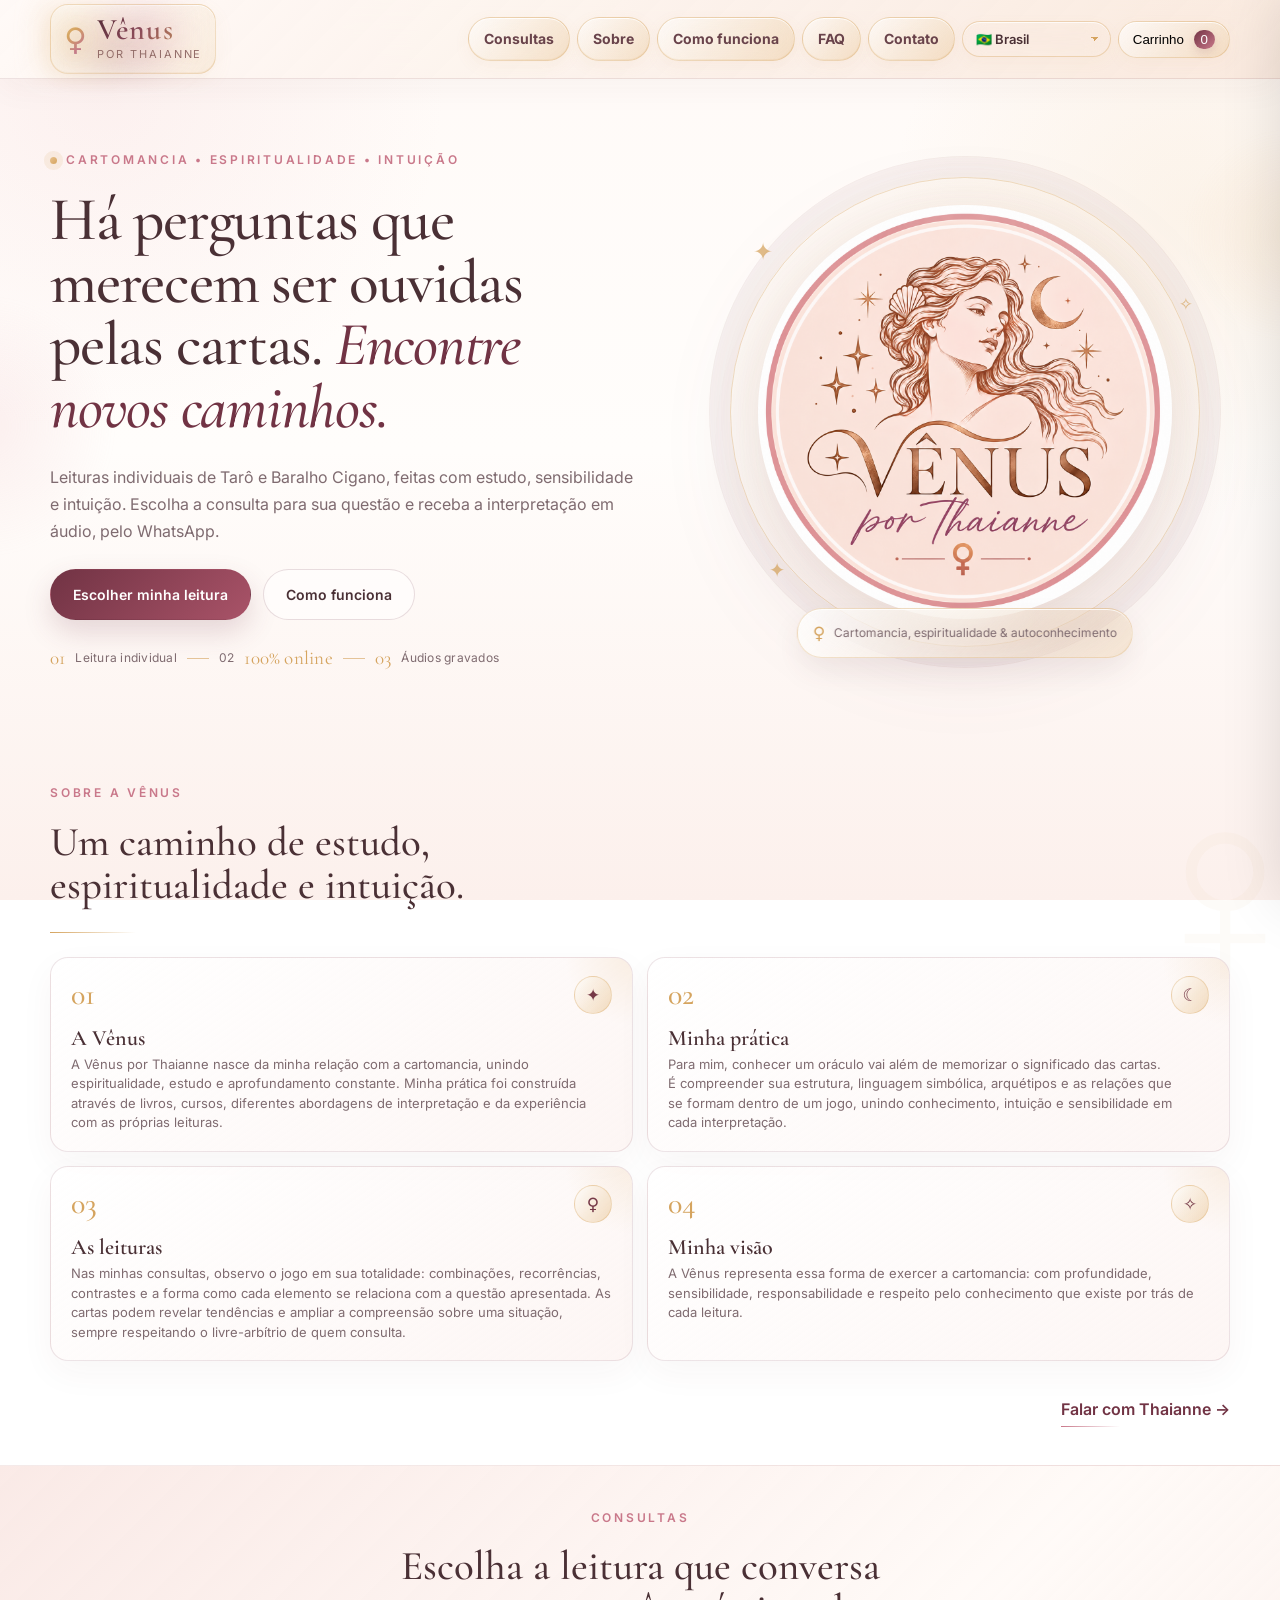
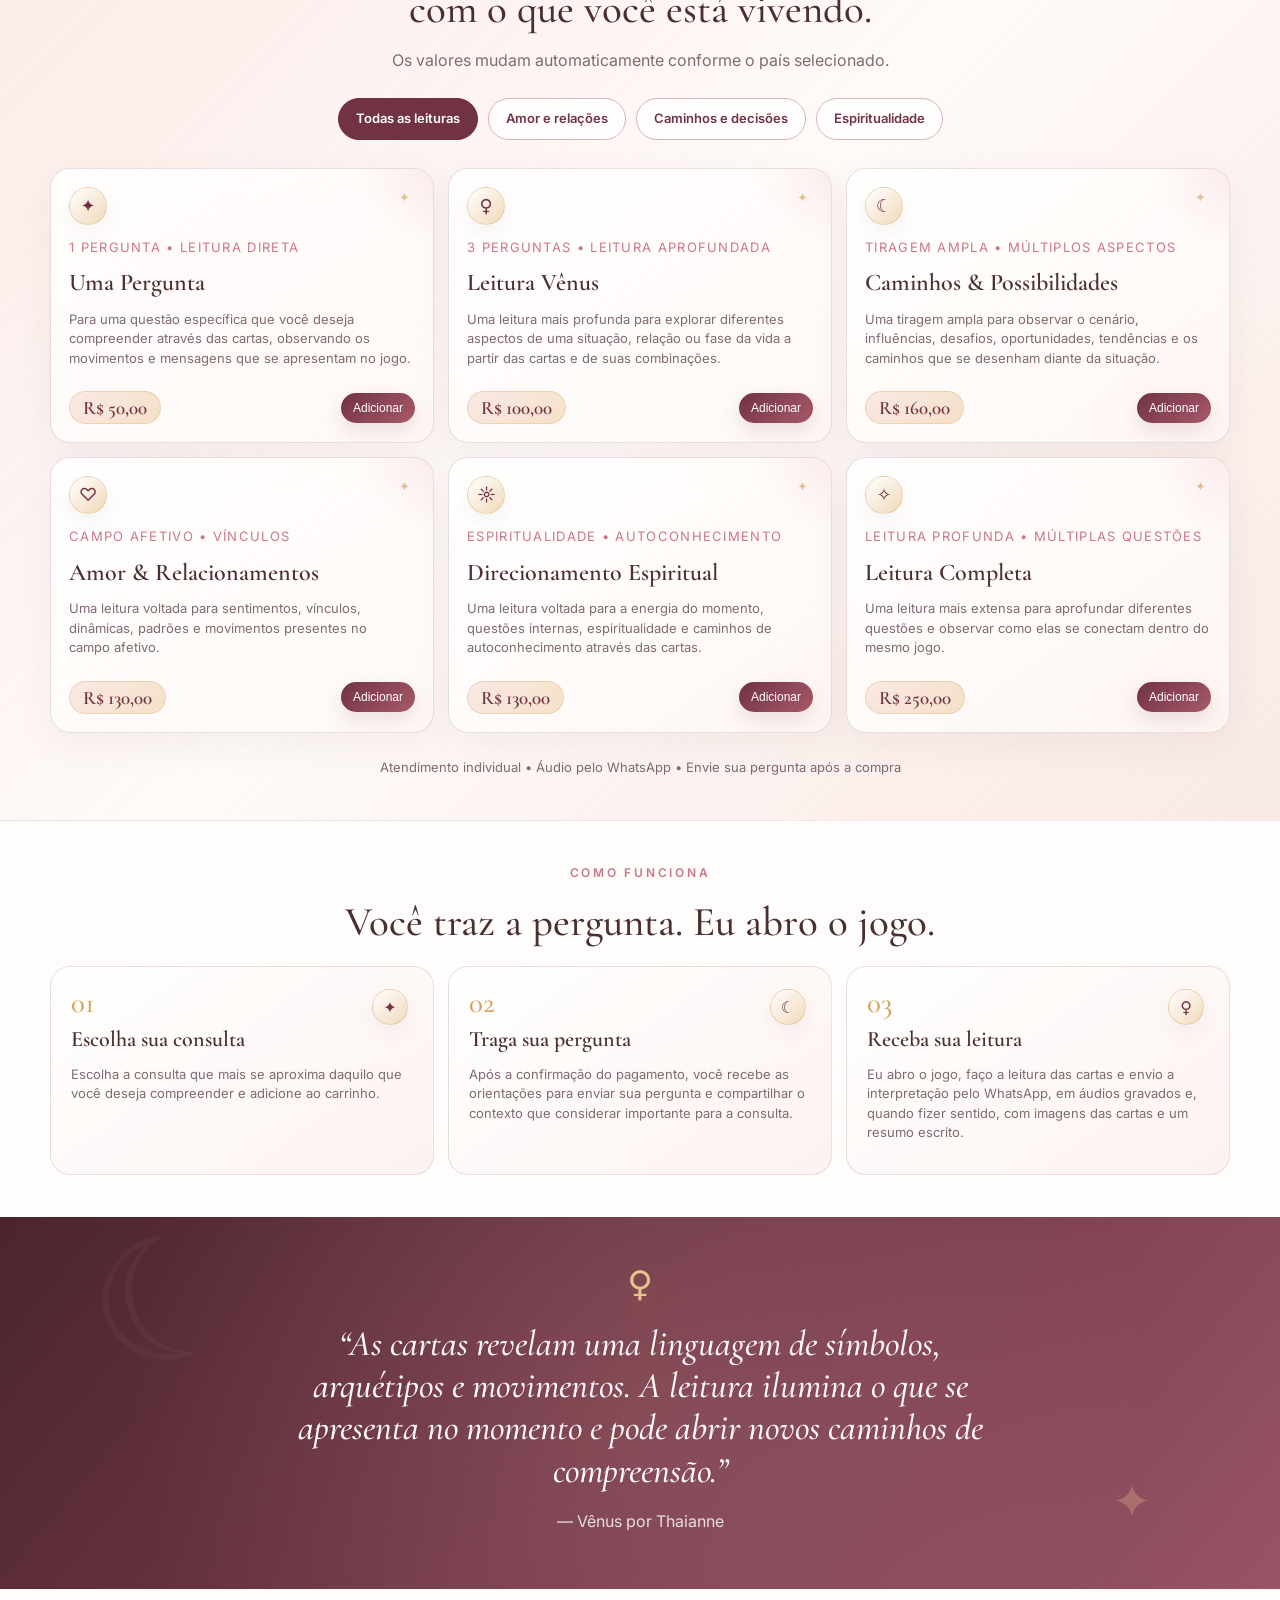
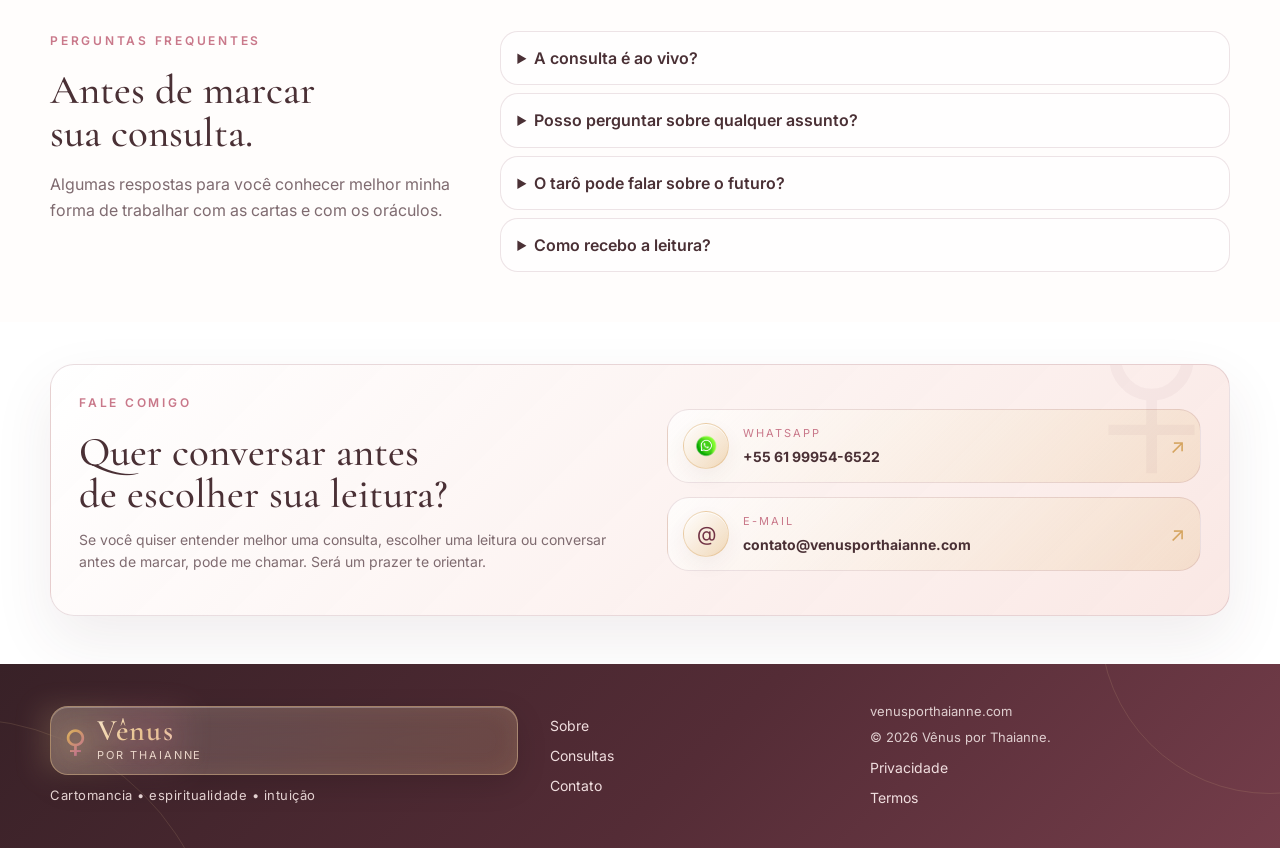
<file: index.html>
<!DOCTYPE html>
<html lang="pt-BR">
<head>

  <meta charset="UTF-8" />

  <meta
    name="viewport"
    content="width=device-width, initial-scale=1.0"
  />

  <meta
    name="description"
    content="Vênus por Thaianne — cartomancia, espiritualidade e autoconhecimento com atendimento online."
  />

  <meta
    name="theme-color"
    content="#fff8f5"
  />

  <title>
    Vênus por Thaianne | Cartomancia, espiritualidade e autoconhecimento
  </title>

  <link
    rel="preconnect"
    href="https://fonts.googleapis.com"
  />

  <link
    rel="preconnect"
    href="https://fonts.gstatic.com"
    crossorigin
  />

  <link
    href="https://fonts.googleapis.com/css2?family=Cormorant+Garamond:ital,wght@0,400;0,500;0,600;0,700;1,500;1,600&family=Inter:wght@300;400;500;600&display=swap"
    rel="stylesheet"
  />

  <link
    rel="stylesheet"
    href="styles.css?v=venus-design-20261011"
  />

</head>

<body>

  <!-- =====================================================
       HEADER
       ===================================================== -->

  <header class="site-header">

    <div class="container nav-wrap">

      <a
        class="brand"
        href="#inicio"
        aria-label="Vênus por Thaianne"
      >

        <span class="venus-symbol">
          ♀
        </span>

        <span>

          <strong>
            Vênus
          </strong>

          <small>
            por Thaianne
          </small>

        </span>

      </a>

      <button
        class="menu-toggle"
        aria-label="Abrir menu"
      >
        ☰
      </button>

      <nav
        class="nav"
        aria-label="Navegação principal"
      >

        <a
          href="#servicos"
          data-i18n="navServices"
        ></a>

        <a
          href="#sobre"
          data-i18n="navAbout"
        ></a>

        <a
          href="#como-funciona"
          data-i18n="navHow"
        ></a>

        <a
          href="#faq"
          data-i18n="navFaq"
        ></a>

        <a
          href="#contato"
          data-i18n="navContact"
        ></a>

        <div class="country-picker">

          <select
            id="countrySelect"
            aria-label="País / Country"
          >

            <option value="br">
              🇧🇷 Brasil
            </option>

            <option value="us">
              🇺🇸 United States
            </option>

          </select>

        </div>

        <button
          class="cart-button"
          id="openCart"
        >

          <span data-i18n="cart"></span>

          <span id="cartCount">
            0
          </span>

        </button>

      </nav>

    </div>

  </header>

  <main>

 <!-- =====================================================
     SOBRE
     ===================================================== -->
    <section
      class="hero"
      id="inicio"
    >

      <div class="hero-orb orb-a"></div>
      <div class="hero-orb orb-b"></div>

      <div class="container hero-grid">

        <div class="hero-copy reveal-on-load">

          <div class="hero-kicker">

            <span class="kicker-dot"></span>

            <span data-i18n="eyebrowHero"></span>

          </div>

          <h1 data-i18n="heroTitle"></h1>

          <p
            class="hero-text"
            data-i18n="heroText"
          ></p>

          <div class="hero-actions">

            <a
              class="btn btn-primary"
              href="#servicos"
              data-i18n="seeReadings"
            ></a>

            <a
              class="btn btn-ghost"
              href="#como-funciona"
              data-i18n="howWorks"
            ></a>

          </div>

          <div class="hero-proof">

            <span>
              01
            </span>

            <span data-i18n="proof1"></span>

            <i></i>

            <span>
              02
            </span>

            <span data-i18n="proof2"></span>

            <i></i>

            <span>
              03
            </span>

            <span data-i18n="proof3"></span>

          </div>

        </div>

        <div class="hero-visual reveal-on-load">

          <div class="hero-visual-ring"></div>

          <div class="hero-visual-glow"></div>

          <span class="floating-star star-one">
            ✦
          </span>

          <span class="floating-star star-two">
            ✧
          </span>

          <span class="floating-star star-three">
            ✦
          </span>

          <div class="hero-logo-wrap">

            <img
              src="logo-venus.png"
              alt="Vênus por Thaianne"
              class="hero-logo"
            />

          </div>

          <div class="hero-pill">

            <span>
              ♀
            </span>

            <span data-i18n="heroPill"></span>

          </div>

        </div>

      </div>

    </section>

        <!-- =====================================================
            SOBRE
         ===================================================== -->
    
    <section
      class="section about-section"
      id="sobre"
    >
      <div class="container">
    
        <div class="about-header reveal-on-scroll">
    
          <p
            class="eyebrow"
            data-i18n="aboutEyebrow"
          ></p>
    
          <h2 data-i18n="aboutTitle"></h2>
    
          <div class="section-line"></div>
    
        </div>
    
        <div class="about-cards">
    
          <article class="about-card reveal-on-scroll">
    
            <div class="about-card-top">
              <span class="about-number">01</span>
              <span class="about-symbol">✦</span>
            </div>
    
            <h3>
              A Vênus
            </h3>
    
            <p data-i18n="aboutP1"></p>
    
          </article>
    
          <article class="about-card reveal-on-scroll">
    
            <div class="about-card-top">
              <span class="about-number">02</span>
              <span class="about-symbol">☾</span>
            </div>
    
            <h3>
              Minha prática
            </h3>
    
            <p data-i18n="aboutP2"></p>
    
          </article>
    
          <article class="about-card reveal-on-scroll">
    
            <div class="about-card-top">
              <span class="about-number">03</span>
              <span class="about-symbol">♀</span>
            </div>
    
            <h3>
              As leituras
            </h3>
    
            <p data-i18n="aboutP3"></p>
    
          </article>
    
          <article class="about-card reveal-on-scroll">
    
            <div class="about-card-top">
              <span class="about-number">04</span>
              <span class="about-symbol">✧</span>
            </div>
    
            <h3>
              Minha visão
            </h3>
    
            <p data-i18n="aboutP4"></p>
    
          </article>
    
        </div>
    
        <div class="about-footer reveal-on-scroll">
    
          <a
            href="#contato"
            class="text-link"
            data-i18n="aboutLink"
          ></a>
    
        </div>
    
      </div>
    </section>

    <!-- =====================================================
         CONSULTAS
         ===================================================== -->

    <section
      class="section soft services-section"
      id="servicos"
    >

      <div class="container">

        <div class="section-heading centered reveal-on-scroll">

          <p
            class="eyebrow"
            data-i18n="servicesEyebrow"
          ></p>

          <h2 data-i18n="servicesTitle"></h2>

          <p data-i18n="servicesNote"></p>

        </div>

        <div class="reading-categories" role="group" aria-label="Filtrar consultas">
          <button type="button" class="active" data-category="all" aria-pressed="true" data-i18n="categoryAll"></button>
          <button type="button" data-category="love" aria-pressed="false" data-i18n="categoryLove"></button>
          <button type="button" data-category="paths" aria-pressed="false" data-i18n="categoryPaths"></button>
          <button type="button" data-category="spiritual" aria-pressed="false" data-i18n="categorySpiritual"></button>
        </div>
        <div class="cards" id="serviceGrid"></div>
        <p class="services-trust" data-i18n="servicesTrust"></p>

      </div>

    </section>

    <!-- =====================================================
         COMO FUNCIONA
         ===================================================== -->

    <section
      class="section process-section"
      id="como-funciona"
    >

      <div class="container">

        <div class="section-heading centered reveal-on-scroll">

          <p
            class="eyebrow"
            data-i18n="howEyebrow"
          ></p>

          <h2 data-i18n="howTitle"></h2>

        </div>

        <div class="steps">

          <article class="process-card reveal-on-scroll">

            <div class="process-number">
              01
            </div>

            <div class="process-icon">
              ✦
            </div>

            <h3 data-i18n="step1Title"></h3>

            <p data-i18n="step1Text"></p>

          </article>

          <article class="process-card reveal-on-scroll">

            <div class="process-number">
              02
            </div>

            <div class="process-icon">
              ☾
            </div>

            <h3 data-i18n="step2Title"></h3>

            <p data-i18n="step2Text"></p>

          </article>

          <article class="process-card reveal-on-scroll">

            <div class="process-number">
              03
            </div>

            <div class="process-icon">
              ♀
            </div>

            <h3 data-i18n="step3Title"></h3>

            <p data-i18n="step3Text"></p>

          </article>

        </div>

      </div>

    </section>

    <!-- =====================================================
         MANIFESTO
         ===================================================== -->

    <section class="section manifesto">

      <div class="manifesto-glow"></div>

      <div class="container manifesto-inner reveal-on-scroll">

        <span class="venus-mark">
          ♀
        </span>

        <blockquote data-i18n="quote"></blockquote>

        <p>
          — Vênus por Thaianne
        </p>

      </div>

    </section>

    <!-- =====================================================
         FAQ
         ===================================================== -->

    <section
      class="section faq-section"
      id="faq"
    >

      <div class="container faq-wrap">

        <div class="section-heading reveal-on-scroll">

          <p
            class="eyebrow"
            data-i18n="faqEyebrow"
          ></p>

          <h2 data-i18n="faqTitle"></h2>

          <p
            class="section-intro"
            data-i18n="faqIntro"
          ></p>

        </div>

        <div class="faq-list reveal-on-scroll">

          <details>

            <summary data-i18n="q1"></summary>

            <p data-i18n="a1"></p>

          </details>

          <details>

            <summary data-i18n="q2"></summary>

            <p data-i18n="a2"></p>

          </details>

          <details>

            <summary data-i18n="q3"></summary>

            <p data-i18n="a3"></p>

          </details>

          <details>

            <summary data-i18n="q4"></summary>

            <p data-i18n="a4"></p>

          </details>

        </div>

      </div>

    </section>

    <!-- =====================================================
         CONTATO
         ===================================================== -->

    <section
      class="section contact-section"
      id="contato"
    >

      <div class="container contact-shell reveal-on-scroll">

        <div class="contact-copy">

          <p
            class="eyebrow"
            data-i18n="contactEyebrow"
          ></p>

          <h2 data-i18n="contactTitle"></h2>

          <p data-i18n="contactText"></p>

        </div>

        <div class="contact-options">

          <a
            class="contact-card"
            id="whatsappContact"
            href="https://wa.me/5561999546522"
            target="_blank"
            rel="noopener noreferrer"
            aria-label="WhatsApp"
          >

            <span class="contact-icon whatsapp-icon">

              <img
                src="whatsapp.png"
                alt="WhatsApp"
              />

            </span>

            <span>

              <small data-i18n="whatsappLabel">
                WhatsApp
              </small>

              <strong>
                +55 61 99954-6522
              </strong>

            </span>

            <span class="contact-arrow">
              ↗
            </span>

          </a>

          <a
            class="contact-card"
            href="mailto:contato@venusporthaianne.com"
          >

            <span class="contact-icon">
              @
            </span>

            <span>

              <small data-i18n="emailLabel">
                E-mail
              </small>

              <strong>
                contato@venusporthaianne.com
              </strong>

            </span>

            <span class="contact-arrow">
              ↗
            </span>

          </a>

        </div>

      </div>

    </section>

  </main>

  <!-- =====================================================
       FOOTER
       ===================================================== -->

  <footer class="footer">

    <div class="footer-orbit footer-orbit-a"></div>
    <div class="footer-orbit footer-orbit-b"></div>

    <div class="container footer-grid">

      <div class="footer-brand-col">

        <div class="brand footer-brand">

          <span class="venus-symbol">
            ♀
          </span>

          <span>

            <strong>
              Vênus
            </strong>

            <small>
              por Thaianne
            </small>

          </span>

        </div>

        <p data-i18n="footerTagline"></p>

      </div>

      <div class="footer-nav">

        <a
          href="#sobre"
          data-i18n="navAbout"
        ></a>

        <a
          href="#servicos"
          data-i18n="navServices"
        ></a>

        <a
          href="#contato"
          data-i18n="navContact"
        ></a>

      </div>

      <div class="footer-meta">

        <p>
          venusporthaianne.com
        </p>

        <p>

          ©

          <span id="year"></span>

          Vênus por Thaianne.

        </p>

        <a
          href="politica-de-privacidade.html"
          data-i18n="privacy"
        ></a>

        <a
          href="termos.html"
          data-i18n="terms"
        ></a>

      </div>

    </div>

  </footer>

  <!-- =====================================================
       BACK TO TOP
       ===================================================== -->

  <button
    id="backToTop"
    class="back-to-top"
    aria-label="Voltar ao topo"
  >

    <span class="back-to-top-emblem" aria-hidden="true"></span>

  </button>

  <!-- =====================================================
       CART DRAWER
       ===================================================== -->

  <div
    class="drawer-backdrop"
    id="drawerBackdrop"
  ></div>

  <aside
    class="cart-drawer"
    id="cartDrawer"
    aria-label="Carrinho"
  >

    <div class="drawer-header">

      <h2 data-i18n="cartTitle"></h2>

      <button
        id="closeCart"
        aria-label="Fechar"
      >
        ×
      </button>

    </div>

    <div
      id="cartItems"
      class="cart-items"
    ></div>

    <div class="coupon-row">

      <input
        id="couponInput"
        data-i18n-placeholder="couponPlaceholder"
      />

      <button
        id="applyCoupon"
        data-i18n="apply"
      >
        Aplicar
      </button>

    </div>

    <p
      class="coupon-message"
      id="couponMessage"
    ></p>

    <div class="totals">

      <span data-i18n="total"></span>

      <strong id="cartTotal">
        R$ 0,00
      </strong>

    </div>

    <button
      class="btn btn-primary full"
      id="goCheckout"
      data-i18n="checkoutBtn"
    >
      Continuar
    </button>

  </aside>

  <!-- =====================================================
       CHECKOUT MODAL
       ===================================================== -->

  <div
    class="modal"
    id="checkoutModal"
    aria-hidden="true"
  >

    <div class="modal-card">

      <button
        class="modal-close"
        id="closeCheckout"
        aria-label="Fechar"
        type="button"
      >
        ×
      </button>

      <p
        class="eyebrow"
        data-i18n="checkoutEyebrow"
      ></p>

      <h2 data-i18n="checkoutTitle"></h2>

      <div
        id="checkoutSummary"
        class="checkout-summary"
      ></div>

      <!-- CUSTOMER INFORMATION -->

      <div id="customerInformation">

        <div class="form-grid">

          <label>

            <span data-i18n="fullName"></span>

            <input
              required
              name="name"
              autocomplete="name"
              form="checkoutForm"
            />

          </label>

          <label>

            <span data-i18n="email"></span>

            <input
              required
              type="email"
              name="email"
              autocomplete="email"
              form="checkoutForm"
            />

          </label>

          <label>

            <span data-i18n="phone"></span>

            <input
              required
              name="phone"
              inputmode="tel"
              form="checkoutForm"
            />

          </label>

        </div>

      </div>

      <!-- BRAZIL / MERCADO PAGO -->

      <div id="brazilCheckout">

        <form id="checkoutForm">

          <div class="payment-method-row">

            <label>

              <span data-i18n="paymentMethod"></span>

              <select
                id="paymentMethod"
                name="payment"
              ></select>

            </label>

          </div>

          <div
            id="paymentNote"
            class="payment-note"
          ></div>

          <label class="consent">

            <input
              required
              type="checkbox"
              name="consent"
            />

            <span data-i18n="consent"></span>

          </label>

          <button
            class="btn btn-primary full"
            type="submit"
            data-i18n="continuePayment"
          >
            Ir para o pagamento
          </button>

        </form>

      </div>

      <!-- UNITED STATES / PAYPAL -->

      <div
        id="paypalCheckout"
        class="paypal-checkout"
        hidden
      >

        <div class="payment-option-title">

          <span>
            Payment
          </span>

        </div>

        <div
          id="paypal-button-container"
          class="paypal-button-container"
        ></div>

        <div
          id="venmo-button-container"
          class="venmo-button-container"
        ></div>

        <div
          id="paypal-card-container"
          class="paypal-card-container"
        ></div>

      </div>

      <p
        class="secure-note"
        data-i18n="secureNote"
      ></p>

    </div>

  </div>

  <div
    class="toast"
    id="toast"
  ></div>

  <!-- =====================================================
       PAYPAL LIVE
       ===================================================== -->

  <script
    async
    src="https://www.paypal.com/web-sdk/v6/core"
    onload="window.paypalSdkLoaded = true;"
  ></script>

  <script src="app.js?v=venus-design-20261011"></script>

</body>
</html>
</file>
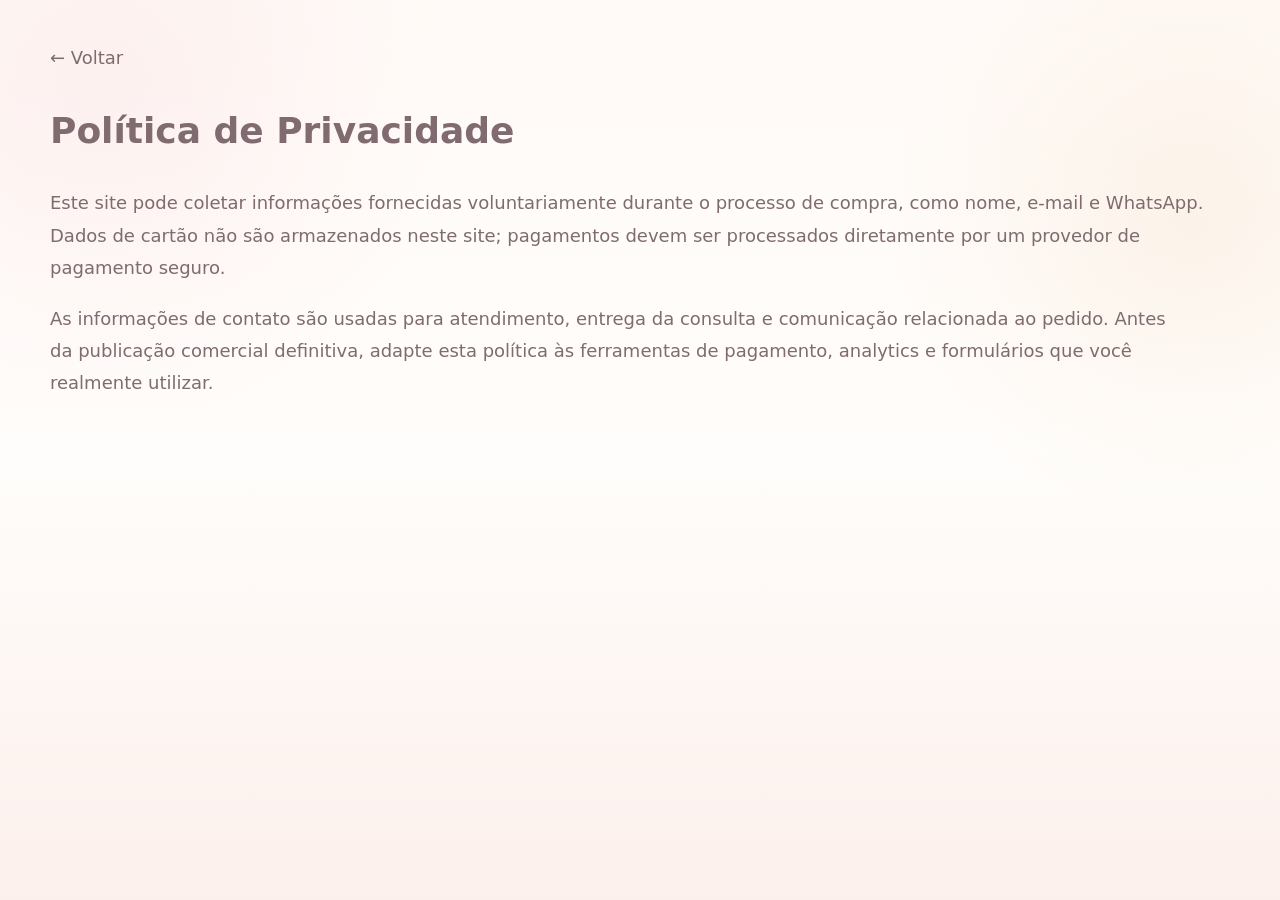
<file: politica-de-privacidade.html>
<!DOCTYPE html><html lang="pt-BR"><head><meta charset="UTF-8"><meta name="viewport" content="width=device-width,initial-scale=1"><title>Privacidade | Vênus por Thaianne</title><link rel="stylesheet" href="styles.css"></head><body><main class="section"><div class="container prose"><a href="index.html">← Voltar</a><h1>Política de Privacidade</h1><p>Este site pode coletar informações fornecidas voluntariamente durante o processo de compra, como nome, e-mail e WhatsApp. Dados de cartão não são armazenados neste site; pagamentos devem ser processados diretamente por um provedor de pagamento seguro.</p><p>As informações de contato são usadas para atendimento, entrega da consulta e comunicação relacionada ao pedido. Antes da publicação comercial definitiva, adapte esta política às ferramentas de pagamento, analytics e formulários que você realmente utilizar.</p></div></main></body></html>
</file>
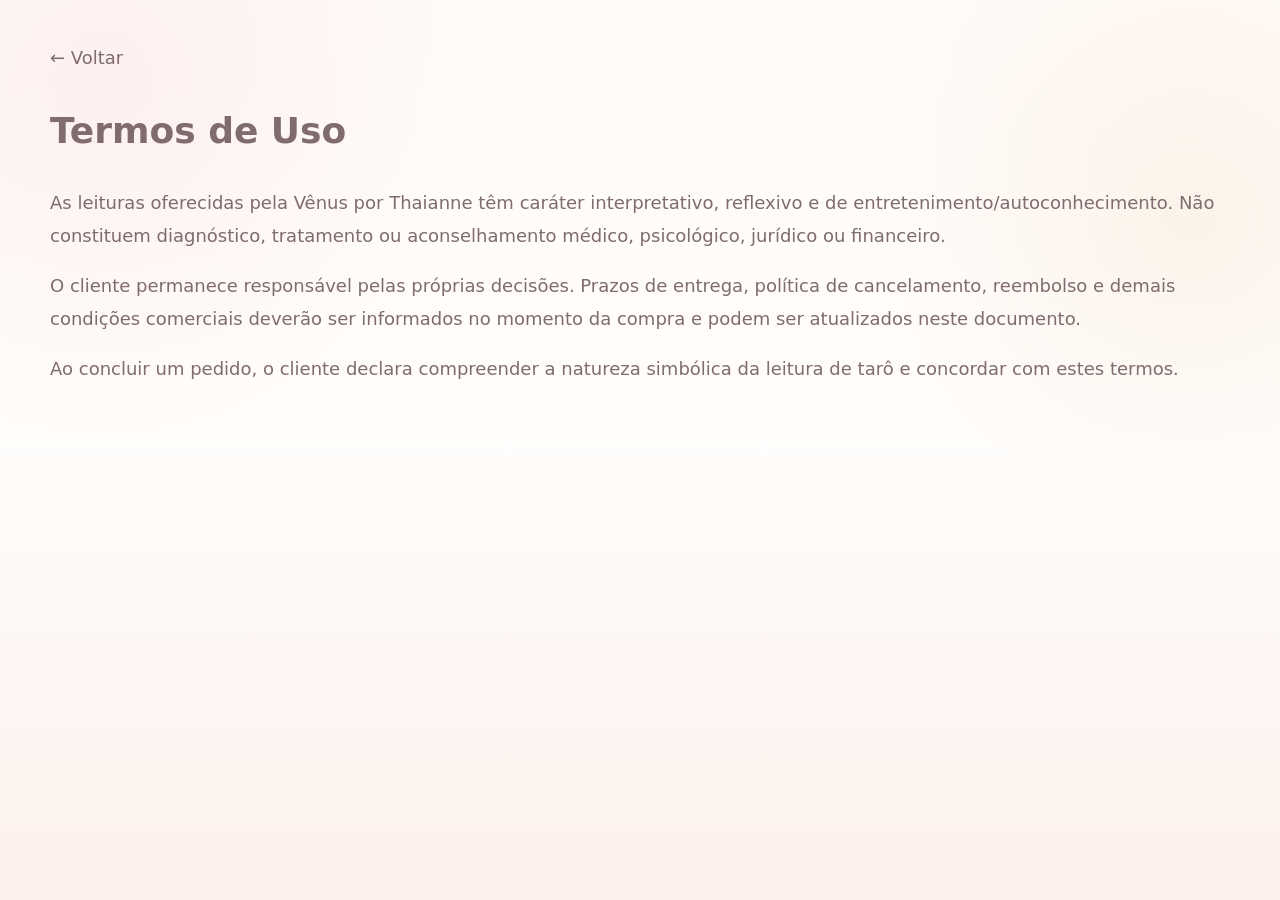
<file: termos.html>
<!DOCTYPE html><html lang="pt-BR"><head><meta charset="UTF-8"><meta name="viewport" content="width=device-width,initial-scale=1"><title>Termos | Vênus por Thaianne</title><link rel="stylesheet" href="styles.css"></head><body><main class="section"><div class="container prose"><a href="index.html">← Voltar</a><h1>Termos de Uso</h1><p>As leituras oferecidas pela Vênus por Thaianne têm caráter interpretativo, reflexivo e de entretenimento/autoconhecimento. Não constituem diagnóstico, tratamento ou aconselhamento médico, psicológico, jurídico ou financeiro.</p><p>O cliente permanece responsável pelas próprias decisões. Prazos de entrega, política de cancelamento, reembolso e demais condições comerciais deverão ser informados no momento da compra e podem ser atualizados neste documento.</p><p>Ao concluir um pedido, o cliente declara compreender a natureza simbólica da leitura de tarô e concordar com estes termos.</p></div></main></body></html>
</file>
<file: styles.css>
:root{
  --bg:#fffaf7;
  --surface:#fffdfb;
  --soft:#fae9e5;
  --soft-2:#f4ddd8;

  --ink:#4a3035;
  --ink-2:#69434b;
  --muted:#7f6b70;

  --rose:#c9788a;
  --rose-dark:#713344;
  --rose-light:#efbfc4;

  --gold:#d5a45f;
  --champagne:#e8c28f;
  --champagne-soft:#f2dbc0;
  --copper:#a95f52;

  --line:rgba(113,51,68,.16);

  --shadow:0 24px 70px rgba(93,48,60,.11);
  --shadow-hover:0 30px 80px rgba(93,48,60,.18);
}

*{
  box-sizing:border-box
}

html{
  scroll-behavior:smooth
}

body{
  margin:0;
  font-family:Inter,system-ui,sans-serif;
  color:var(--ink);
  line-height:1.65;

  background:
    radial-gradient(
      circle at 8% 10%,
      rgba(239,191,196,.17),
      transparent 24%
    ),
    radial-gradient(
      circle at 93% 24%,
      rgba(232,194,143,.15),
      transparent 22%
    ),
    linear-gradient(
      180deg,
      #fffaf7 0%,
      #fffdfb 50%,
      #fcf0ec 100%
    );

  background-attachment:fixed
}

a{
  color:inherit;
  text-decoration:none
}

.container{
  width:min(1160px,92%);
  margin:auto
}


/* =========================================================
   HEADER
   ========================================================= */

.site-header{
  position:sticky;
  top:0;
  z-index:60;

  background:
    linear-gradient(
      135deg,
      rgba(255,250,247,.90),
      rgba(248,229,216,.76)
    );

  backdrop-filter:blur(20px);
  -webkit-backdrop-filter:blur(20px);

  border-bottom:
    1px solid rgba(113,51,68,.12);

  box-shadow:
    0 8px 35px rgba(88,45,56,.045)
}

.nav-wrap{
  min-height:78px;

  display:flex;
  align-items:center;
  justify-content:space-between;

  gap:18px
}


/* =========================================================
   BRAND / LOGO
   ========================================================= */

.brand{
  position:relative;

  display:flex;
  align-items:center;

  gap:10px;

  padding:8px 13px;

  border-radius:18px;

  background:
    linear-gradient(
      135deg,
      rgba(255,255,255,.60),
      rgba(232,194,143,.22)
    );

  border:
    1px solid rgba(213,164,95,.34);

  box-shadow:
    inset 0 1px 0 rgba(255,255,255,.80),
    inset 0 -1px 0 rgba(213,164,95,.10),
    0 7px 20px rgba(197,154,100,.07);

  backdrop-filter:blur(13px);
  -webkit-backdrop-filter:blur(13px);

  transition:
    transform .30s ease,
    border-color .30s ease,
    box-shadow .30s ease,
    background .30s ease
}

.brand::before{
  content:"";

  position:absolute;

  width:155px;
  height:74px;

  left:-15px;
  top:50%;

  transform:translateY(-50%);

  background:
    radial-gradient(
      circle at 24% 50%,
      rgba(232,194,143,.38),
      transparent 52%
    ),
    radial-gradient(
      circle at 68% 40%,
      rgba(201,120,138,.23),
      transparent 55%
    ),
    radial-gradient(
      circle at 50% 82%,
      rgba(113,51,68,.13),
      transparent 60%
    );

  filter:blur(11px);

  pointer-events:none;

  z-index:-1
}

.brand:hover{
  transform:translateY(-1px);

  border-color:
    rgba(213,164,95,.56);

  background:
    linear-gradient(
      135deg,
      rgba(255,255,255,.76),
      rgba(232,194,143,.34)
    );

  box-shadow:
    inset 0 1px 0 rgba(255,255,255,.90),
    0 10px 25px rgba(197,154,100,.10),
    0 0 20px rgba(232,194,143,.18)
}

.brand strong{
  display:block;

  font:
    600 30px/1
    "Cormorant Garamond",
    serif;

  letter-spacing:.04em;

  background:
    linear-gradient(
      135deg,
      #542b37 0%,
      #8b4b5b 44%,
      #d5a45f 100%
    );

  -webkit-background-clip:text;
  background-clip:text;

  -webkit-text-fill-color:transparent;

  text-shadow:
    0 1px 16px rgba(213,164,95,.10)
}

.brand small{
  display:block;

  font-size:11px;
  letter-spacing:.18em;

  text-transform:uppercase;

  color:#936d69;

  text-shadow:
    0 1px 9px rgba(213,164,95,.14)
}

.venus-symbol{
  font-size:31px;

  background:
    linear-gradient(
      135deg,
      #f3d7b0 0%,
      #d5a45f 36%,
      #c47a89 68%,
      #824255 100%
    );

  -webkit-background-clip:text;
  background-clip:text;

  -webkit-text-fill-color:transparent;

  filter:
    drop-shadow(
      0 2px 8px rgba(213,164,95,.22)
    );

  transition:
    transform .30s ease,
    filter .30s ease
}

.brand:hover .venus-symbol{
  transform:scale(1.06);

  filter:
    drop-shadow(
      0 3px 12px rgba(213,164,95,.34)
    )
}


/* =========================================================
   NAVIGATION
   ========================================================= */

.nav{
  display:flex;
  align-items:center;

  gap:7px;

  font-size:14px;
  font-weight:700
}

.nav>a{
  position:relative;

  display:inline-flex;
  align-items:center;
  justify-content:center;

  padding:9px 15px;

  border-radius:999px;

  border:
    1px solid rgba(213,164,95,.38);

  background:
    linear-gradient(
      135deg,
      rgba(255,255,255,.62),
      rgba(232,194,143,.40)
    );

  color:var(--ink-2);

  font-weight:700;

  box-shadow:
    inset 0 1px 0 rgba(255,255,255,.80),
    inset 0 -1px 0 rgba(213,164,95,.12),
    0 5px 16px rgba(197,154,100,.075);

  backdrop-filter:blur(13px);
  -webkit-backdrop-filter:blur(13px);

  transition:
    transform .28s ease,
    color .28s ease,
    background .28s ease,
    border-color .28s ease,
    box-shadow .28s ease
}

.nav>a:hover{
  color:var(--rose-dark);

  background:
    linear-gradient(
      135deg,
      rgba(255,255,255,.85),
      rgba(232,194,143,.67)
    );

  border-color:
    rgba(213,164,95,.78);

  box-shadow:
    inset 0 1px 0 rgba(255,255,255,.96),
    inset 0 -1px 0 rgba(213,164,95,.18),
    0 10px 28px rgba(197,154,100,.16),
    0 0 22px rgba(232,194,143,.25);

  transform:
    translateY(-2px)
    scale(1.02)
}


/* =========================================================
   COUNTRY PICKER
   ========================================================= */

.country-picker select{
  appearance:none;

  border:
    1px solid rgba(213,164,95,.38);

  background:
    linear-gradient(
      135deg,
      rgba(255,255,255,.68),
      rgba(232,194,143,.31)
    );

  color:var(--ink);

  padding:9px 30px 9px 13px;

  border-radius:999px;

  font:
    600 13px
    Inter,
    system-ui,
    sans-serif;

  cursor:pointer;
  outline:none;

  background-image:
    linear-gradient(
      45deg,
      transparent 50%,
      var(--gold) 50%
    ),
    linear-gradient(
      135deg,
      var(--gold) 50%,
      transparent 50%
    );

  background-position:
    calc(100% - 15px) 50%,
    calc(100% - 11px) 50%;

  background-size:4px 4px;

  background-repeat:no-repeat;

  box-shadow:
    inset 0 1px 0 rgba(255,255,255,.76),
    0 5px 15px rgba(197,154,100,.06);

  backdrop-filter:blur(11px);
  -webkit-backdrop-filter:blur(11px);

  transition:
    border-color .25s ease,
    box-shadow .25s ease,
    background .25s ease
}

.country-picker select:hover{
  border-color:
    rgba(213,164,95,.62);

  background:
    linear-gradient(
      135deg,
      rgba(255,255,255,.80),
      rgba(232,194,143,.48)
    );

  box-shadow:
    inset 0 1px 0 rgba(255,255,255,.90),
    0 8px 20px rgba(197,154,100,.10)
}

.country-picker select:focus{
  border-color:
    var(--gold)
}


/* =========================================================
   CART BUTTON
   ========================================================= */

.cart-button{
  border:
    1px solid rgba(213,164,95,.38);

  background:
    linear-gradient(
      135deg,
      rgba(255,255,255,.70),
      rgba(232,194,143,.34)
    );

  padding:10px 14px;

  border-radius:999px;

  cursor:pointer;

  box-shadow:
    inset 0 1px 0 rgba(255,255,255,.78),
    0 5px 16px rgba(197,154,100,.055);

  backdrop-filter:blur(12px);
  -webkit-backdrop-filter:blur(12px);

  transition:
    transform .25s ease,
    box-shadow .25s ease,
    background .25s ease,
    border-color .25s ease
}

.cart-button:hover{
  transform:translateY(-2px);

  border-color:
    rgba(213,164,95,.66);

  background:
    linear-gradient(
      135deg,
      rgba(255,255,255,.82),
      rgba(232,194,143,.49)
    );

  box-shadow:
    inset 0 1px 0 rgba(255,255,255,.90),
    0 10px 25px rgba(197,154,100,.11),
    0 0 18px rgba(232,194,143,.15)
}

.cart-button span:last-child{
  background:
    linear-gradient(
      135deg,
      var(--rose-dark),
      var(--rose)
    );

  color:#fff;

  border-radius:999px;

  padding:2px 7px;

  margin-left:6px;

  box-shadow:
    0 4px 10px rgba(118,55,71,.14)
}

.menu-toggle{
  display:none;

  border:0;
  background:none;

  font-size:28px;

  color:var(--rose-dark)
}


/* =========================================================
   HERO
   ========================================================= */

.hero{
  position:relative;
  overflow:hidden;

  padding:68px 0 64px;

  isolation:isolate
}

.hero-grid{
  display:grid;

  grid-template-columns:1.05fr .95fr;

  gap:64px;

  align-items:center
}

.hero-copy{
  max-width:680px
}

.hero-kicker{
  display:flex;
  align-items:center;

  gap:9px;

  font-size:12px;

  letter-spacing:.23em;

  font-weight:600;

  color:var(--rose);

  margin-bottom:19px
}

.kicker-dot{
  width:7px;
  height:7px;

  border-radius:50%;

  background:
    linear-gradient(
      135deg,
      var(--champagne),
      var(--gold)
    );

  box-shadow:
    0 0 0 6px rgba(213,164,95,.12)
}

.hero h1,
.section h2,
.modal h2{
  font-family:"Cormorant Garamond",serif;

  font-weight:500;

  line-height:1.02;

  margin:0
}

.hero h1{
  font-size:
    clamp(46px,4.8vw,68px);

  letter-spacing:-.02em
}

.hero h1 em{
  font-style:italic;

  color:var(--rose-dark)
}

.hero-text{
  max-width:650px;

  font-size:16px;

  color:var(--muted);

  margin:24px 0;

  line-height:1.7
}

.hero-actions{
  display:flex;

  gap:12px;

  flex-wrap:wrap
}

.btn{
  display:inline-flex;

  justify-content:center;
  align-items:center;

  border-radius:999px;

  padding:13px 22px;

  border:1px solid transparent;

  font-weight:600;

  cursor:pointer;

  font-size:14px;

  transition:
    transform .25s ease,
    box-shadow .25s ease,
    background .25s ease,
    border-color .25s ease
}

.btn-primary{
  background:
    linear-gradient(
      135deg,
      #713344,
      #a95368
    );

  color:#fff;

  box-shadow:
    0 12px 28px rgba(118,55,71,.18)
}

.btn-primary:hover{
  transform:translateY(-3px);

  box-shadow:
    0 18px 35px rgba(118,55,71,.26)
}

.btn-ghost{
  background:
    rgba(255,255,255,.52);

  border-color:var(--line)
}

.btn-ghost:hover{
  transform:translateY(-3px);

  border-color:
    rgba(213,164,95,.48);

  background:
    linear-gradient(
      135deg,
      rgba(255,255,255,.80),
      rgba(232,194,143,.44)
    );

  box-shadow:
    inset 0 1px 0 rgba(255,255,255,.80),
    0 12px 30px rgba(93,48,60,.09)
}

.hero-proof{
  display:flex;

  align-items:center;

  gap:10px;

  flex-wrap:wrap;

  margin-top:22px;

  color:var(--muted);

  font-size:12px;

  letter-spacing:.02em
}

.hero-proof span:nth-child(odd){
  font-family:
    "Cormorant Garamond",
    serif;

  font-size:19px;

  color:var(--gold)
}

.hero-proof i{
  width:22px;
  height:1px;

  background:
    rgba(213,164,95,.62)
}


/* =========================================================
   HERO VISUAL
   ========================================================= */

.hero-visual{
  position:relative;

  min-height:530px;

  display:flex;

  align-items:center;
  justify-content:center
}

.hero-visual-glow{
  position:absolute;

  width:520px;
  height:520px;

  border-radius:50%;

  background:
    radial-gradient(
      circle,
      rgba(239,191,196,.34) 0%,
      rgba(232,194,143,.17) 42%,
      transparent 70%
    );

  filter:blur(2px)
}

.hero-visual-ring{
  position:absolute;

  width:470px;
  height:470px;

  border:
    1px solid rgba(213,164,95,.34);

  border-radius:50%;

  box-shadow:
    0 0 0 20px rgba(255,255,255,.18),
    0 0 0 21px rgba(113,51,68,.065);

  animation:
    orbitPulse 6s ease-in-out infinite
}

.hero-logo-wrap{
  position:relative;

  z-index:2;

  width:min(430px,78%);

  aspect-ratio:1;

  display:grid;

  place-items:center
}

.hero-logo{
  display:block;

  width:100%;
  height:auto;

  border-radius:50%;

  filter:
    drop-shadow(
      0 28px 45px rgba(108,56,68,.15)
    );

  transition:
    transform .55s ease,
    filter .55s ease
}

.hero-logo-wrap:hover .hero-logo{
  transform:
    translateY(-8px)
    rotate(1deg)
    scale(1.015);

  filter:
    drop-shadow(
      0 35px 50px rgba(108,56,68,.21)
    )
}

.hero-pill{
  position:absolute;

  z-index:3;

  bottom:19px;
  left:50%;

  transform:translateX(-50%);

  display:flex;

  align-items:center;

  gap:9px;

  padding:10px 15px;

  border-radius:999px;

  background:
    linear-gradient(
      135deg,
      rgba(255,255,255,.84),
      rgba(232,194,143,.29)
    );

  border:
    1px solid rgba(213,164,95,.32);

  box-shadow:
    inset 0 1px 0 rgba(255,255,255,.80),
    0 14px 30px rgba(93,48,60,.08);

  backdrop-filter:blur(13px);
  -webkit-backdrop-filter:blur(13px);

  font-size:12px;

  color:var(--muted);

  white-space:nowrap
}

.hero-pill span:first-child{
  color:var(--gold);

  font-size:17px
}

.floating-star{
  position:absolute;

  z-index:3;

  color:var(--gold);

  opacity:.74
}

.star-one{
  top:16%;
  left:10%;

  font-size:24px;

  animation:
    floatA 4.8s ease-in-out infinite
}

.star-two{
  top:27%;
  right:7%;

  font-size:17px;

  animation:
    floatB 5.5s ease-in-out infinite
}

.star-three{
  bottom:17%;
  left:13%;

  font-size:20px;

  animation:
    floatA 6.3s ease-in-out infinite reverse
}

.hero-orb{
  position:absolute;

  border-radius:50%;

  filter:blur(3px);

  z-index:-1
}

.orb-a{
  width:270px;
  height:270px;

  left:-150px;
  top:32%;

  background:
    radial-gradient(
      circle,
      rgba(239,191,196,.22),
      transparent 68%
    )
}

.orb-b{
  width:220px;
  height:220px;

  right:-120px;
  top:7%;

  background:
    radial-gradient(
      circle,
      rgba(232,194,143,.16),
      transparent 68%
    )
}

@keyframes orbitPulse{
  0%,100%{
    transform:scale(1);
    opacity:.76
  }

  50%{
    transform:scale(1.035);
    opacity:1
  }
}

@keyframes floatA{
  0%,100%{
    transform:translateY(0) rotate(0)
  }

  50%{
    transform:translateY(-10px) rotate(8deg)
  }
}

@keyframes floatB{
  0%,100%{
    transform:translateY(0) rotate(0)
  }

  50%{
    transform:translateY(8px) rotate(-8deg)
  }
}


/* =========================================================
   SECTIONS
   ========================================================= */

.section{
  padding:96px 0
}

.soft{
  background:
    linear-gradient(
      135deg,
      rgba(249,230,226,.84),
      rgba(255,250,247,.94) 50%,
      rgba(246,224,218,.70)
    );

  border-top:
    1px solid rgba(113,51,68,.07);

  border-bottom:
    1px solid rgba(113,51,68,.07)
}

.two-col{
  display:grid;

  grid-template-columns:1fr 1fr;

  gap:85px
}

.section-heading{
  max-width:760px
}

.section-heading.centered{
  margin:0 auto 42px;

  text-align:center
}

.section-heading.narrow{
  max-width:620px
}

.section-heading h2{
  font-size:
    clamp(44px,5vw,63px)
}

.section-intro,
.section-heading>p:last-child{
  color:var(--muted)
}

.eyebrow{
  font-size:12px;

  letter-spacing:.23em;

  font-weight:600;

  color:var(--rose);

  margin:0 0 18px
}

.section-line{
  width:86px;
  height:1px;

  margin-top:25px;

  background:
    linear-gradient(
      90deg,
      var(--gold),
      transparent
    )
}

.prose{
  font-size:18px;

  color:var(--muted);

  line-height:1.8
}
/* =========================================================
   ABOUT / SOBRE
   ========================================================= */

.about-section{
  position:relative;
  overflow:hidden
}

.about-section::before{
  content:"♀";

  position:absolute;

  right:-50px;
  top:20px;

  font:
    400 280px/1
    "Cormorant Garamond",
    serif;

  color:rgba(213,164,95,.045);

  pointer-events:none
}

.about-header{
  max-width:760px;

  margin-bottom:45px
}

.about-header h2{
  max-width:720px;

  font-family:
    "Cormorant Garamond",
    serif;

  font-size:
    clamp(44px,5vw,63px);

  font-weight:500;

  line-height:1.02;

  margin:0
}

.about-cards{
  display:grid;

  grid-template-columns:
    repeat(2,1fr);

  gap:22px
}

.about-card{
  position:relative;

  overflow:hidden;

  padding:28px 30px;

  border:
    1px solid rgba(113,51,68,.13);

  border-radius:24px;

  background:
    linear-gradient(
      145deg,
      rgba(255,255,255,.74),
      rgba(250,233,229,.42)
    );

  box-shadow:
    0 12px 35px rgba(84,47,56,.045);

  transition:
    transform .3s ease,
    border-color .3s ease,
    box-shadow .3s ease,
    background .3s ease
}

.about-card::before{
  content:"";

  position:absolute;

  width:140px;
  height:140px;

  right:-70px;
  top:-70px;

  border-radius:50%;

  background:
    radial-gradient(
      circle,
      rgba(232,194,143,.20),
      transparent 68%
    );

  pointer-events:none
}

.about-card:hover{
  transform:translateY(-5px);

  border-color:
    rgba(213,164,95,.48);

  background:
    linear-gradient(
      145deg,
      rgba(255,255,255,.88),
      rgba(244,229,215,.48)
    );

  box-shadow:
    0 20px 45px rgba(84,47,56,.08)
}

.about-card-top{
  display:flex;

  align-items:center;
  justify-content:space-between;

  margin-bottom:12px
}

.about-number{
  font:
    500 30px/1
    "Cormorant Garamond",
    serif;

  color:var(--gold)
}

.about-symbol{
  width:38px;
  height:38px;

  display:grid;

  place-items:center;

  border-radius:50%;

  color:var(--rose-dark);

  background:
    linear-gradient(
      135deg,
      rgba(255,255,255,.82),
      rgba(232,194,143,.52)
    );

  border:
    1px solid rgba(213,164,95,.34);

  font-size:17px
}

.about-card h3{
  margin:
    0 0 10px;

  font:
    600 29px/1.1
    "Cormorant Garamond",
    serif;

  color:var(--ink)
}

.about-card p{
  margin:0;

  font-size:15.5px;

  line-height:1.68;

  color:var(--muted)
}

.about-footer{
  margin-top:26px;

  text-align:right
}
.about-section .prose{
  font-size:15px;
  line-height:1.65
}

.about-section .prose p{
  margin-top:0;
  margin-bottom:14px
}
.text-link{
  display:inline-flex;

  margin-top:9px;

  color:var(--rose-dark);

  font-weight:600;

  position:relative
}

.text-link::after{
  content:"";

  position:absolute;

  left:0;
  right:0;

  height:1px;

  bottom:-4px;

  background:
    linear-gradient(
      90deg,
      var(--rose),
      transparent
    );

  transform:scaleX(.35);

  transform-origin:left;

  transition:.25s
}

.text-link:hover::after{
  transform:scaleX(1)
}


/* =========================================================
   SERVICE CARDS
   ========================================================= */

.cards{
  display:grid;

  grid-template-columns:
    repeat(3,1fr);

  gap:22px
}

.service-card{
  position:relative;

  overflow:hidden;

  background:
    linear-gradient(
      145deg,
      rgba(255,255,255,.90),
      rgba(255,248,245,.74)
    );

  border:
    1px solid rgba(113,51,68,.15);

  border-radius:28px;

  padding:31px;

  box-shadow:
    0 12px 38px rgba(84,47,56,.06);

  backdrop-filter:blur(13px);
  -webkit-backdrop-filter:blur(13px);

  transition:
    transform .3s ease,
    box-shadow .3s ease,
    border-color .3s ease,
    background .3s ease
}

.service-card::before{
  content:"";

  position:absolute;

  width:160px;
  height:160px;

  right:-80px;
  top:-80px;

  border-radius:50%;

  background:
    radial-gradient(
      circle,
      rgba(239,191,196,.25),
      transparent 68%
    );

  transition:
    transform .4s ease
}

.service-card::after{
  content:"✦";

  position:absolute;

  right:23px;
  top:18px;

  color:
    rgba(213,164,95,.66);

  font-size:13px
}

.service-card:hover{
  transform:translateY(-9px);

  border-color:
    rgba(213,164,95,.70);

  background:
    linear-gradient(
      135deg,
      rgba(255,255,255,.86),
      rgba(244,229,215,.52)
    );

  box-shadow:
    0 24px 60px rgba(93,48,60,.13),
    inset 0 1px 0 rgba(255,255,255,.76),
    inset 0 0 28px rgba(232,194,143,.24);

  backdrop-filter:blur(18px);
  -webkit-backdrop-filter:blur(18px)
}

.service-card:hover::before{
  transform:scale(1.35)
}

.service-icon{
  width:48px;
  height:48px;

  display:flex;

  align-items:center;
  justify-content:center;

  border-radius:50%;

  font-size:23px;

  color:var(--rose-dark);

  background:
    linear-gradient(
      135deg,
      rgba(255,255,255,.80),
      rgba(232,194,143,.61)
    );

  border:
    1px solid rgba(213,164,95,.38);

  box-shadow:
    inset 0 1px 0 rgba(255,255,255,.76),
    0 8px 20px rgba(93,48,60,.055);

  transition:
    transform .3s ease,
    color .3s ease,
    border-color .3s ease,
    box-shadow .3s ease,
    background .3s ease
}

.service-card:hover .service-icon{
  transform:
    translateY(-2px)
    scale(1.06);

  color:#8a5260;

  background:
    linear-gradient(
      135deg,
      rgba(255,255,255,.92),
      rgba(232,194,143,.76)
    );

  border-color:
    rgba(213,164,95,.78);

  box-shadow:
    inset 0 1px 0 rgba(255,255,255,.92),
    0 10px 26px rgba(197,154,100,.14)
}

.service-card h3{
  font:
    600 33px/1.1
    "Cormorant Garamond",
    serif;

  margin:15px 0 8px
}

.service-card p{
  color:var(--muted)
}

.service-meta{
  font-size:12px;

  letter-spacing:.1em;

  text-transform:uppercase;

  color:var(--rose)!important
}

.service-footer{
  display:flex;

  justify-content:space-between;
  align-items:center;

  gap:10px;

  margin-top:auto;

  padding-top:18px
}

.price{
  font:
    600 24px
    "Cormorant Garamond",
    serif;

  color:var(--rose-dark);

  background:
    linear-gradient(
      135deg,
      rgba(248,225,220,.74),
      rgba(232,194,143,.46)
    );

  border:
    1px solid rgba(213,164,95,.31);

  border-radius:999px;

  padding:4px 13px
}

.add-btn{
  border:0;

  background:
    linear-gradient(
      135deg,
      var(--rose-dark),
      #a75969
    );

  color:#fff;

  border-radius:999px;

  padding:10px 14px;

  cursor:pointer;

  box-shadow:
    0 8px 20px rgba(118,55,71,.14);

  transition:.25s ease
}

.add-btn:hover{
  transform:translateY(-2px);

  box-shadow:
    0 12px 27px rgba(118,55,71,.22)
}


/* =========================================================
   PROCESS
   ========================================================= */

.process-section{
  background:
    rgba(255,253,251,.68)
}

.steps{
  display:grid;

  grid-template-columns:
    repeat(3,1fr);

  gap:22px
}

.process-card{
  position:relative;

  overflow:hidden;

  padding:31px;

  border:
    1px solid rgba(113,51,68,.14);

  border-radius:26px;

  background:
    linear-gradient(
      145deg,
      rgba(255,255,255,.78),
      rgba(250,233,229,.50)
    );

  transition:.3s ease
}

.process-card:hover{
  transform:translateY(-7px);

  box-shadow:
    0 22px 48px rgba(84,47,56,.09);

  border-color:
    rgba(213,164,95,.48);

  background:
    linear-gradient(
      135deg,
      rgba(255,255,255,.84),
      rgba(244,229,215,.47)
    );

  backdrop-filter:blur(15px);
  -webkit-backdrop-filter:blur(15px)
}

.process-number{
  font:
    500 42px
    "Cormorant Garamond",
    serif;

  color:var(--gold)
}

.process-icon{
  position:absolute;

  right:25px;
  top:22px;

  width:46px;
  height:46px;

  border-radius:50%;

  display:grid;

  place-items:center;

  color:var(--rose-dark);

  border:
    1px solid rgba(213,164,95,.38);

  background:
    linear-gradient(
      135deg,
      rgba(255,255,255,.80),
      rgba(232,194,143,.55)
    );

  box-shadow:
    inset 0 1px 0 rgba(255,255,255,.76),
    0 8px 20px rgba(93,48,60,.055);

  transition:
    transform .3s ease,
    border-color .3s ease,
    box-shadow .3s ease,
    background .3s ease
}

.process-card:hover .process-icon{
  transform:scale(1.07);

  border-color:
    rgba(213,164,95,.72);

  background:
    linear-gradient(
      135deg,
      rgba(255,255,255,.92),
      rgba(232,194,143,.73)
    );

  box-shadow:
    inset 0 1px 0 rgba(255,255,255,.92),
    0 10px 24px rgba(197,154,100,.13)
}

.process-card h3{
  font:
    600 28px
    "Cormorant Garamond",
    serif;

  margin:6px 0
}

.process-card p{
  color:var(--muted)
}


/* =========================================================
   MANIFESTO
   ========================================================= */

.manifesto{
  position:relative;

  overflow:hidden;

  background:
    linear-gradient(
      130deg,
      #4b252e,
      #713746 46%,
      #985467
    );

  color:#fff;

  text-align:center
}

.manifesto::before{
  content:"☾";

  position:absolute;

  left:7%;
  top:-4%;

  font:
    400 170px
    "Cormorant Garamond",
    serif;

  color:rgba(255,255,255,.035);

  transform:rotate(-15deg)
}

.manifesto::after{
  content:"✦";

  position:absolute;

  right:10%;
  bottom:13%;

  font-size:48px;

  color:
    rgba(232,194,143,.30)
}

.manifesto-glow{
  position:absolute;

  inset:-30%;

  background:
    radial-gradient(
      circle at center,
      rgba(233,184,177,.15),
      transparent 48%
    )
}

.manifesto-inner{
  position:relative;

  z-index:1;

  max-width:840px
}

.venus-mark{
  font-size:55px;

  color:#e8c28f;

  text-shadow:
    0 4px 18px rgba(213,164,95,.20)
}

.manifesto blockquote{
  font:
    500 italic
    clamp(34px,5vw,58px)/1.18
    "Cormorant Garamond",
    serif;

  margin:20px 0;

  color:#fff9f5
}

.manifesto-inner>p{
  color:rgba(255,255,255,.82)
}


/* =========================================================
   FAQ
   ========================================================= */

.faq-section{
  background:
    rgba(255,253,251,.70)
}

.faq-wrap{
  display:grid;

  grid-template-columns:.72fr 1.28fr;

  gap:75px
}

.faq-list details{
  background:
    rgba(255,255,255,.54);

  border:
    1px solid rgba(113,51,68,.13);

  border-radius:18px;

  padding:18px 21px;

  margin-bottom:12px;

  transition:.25s ease
}

.faq-list details:hover,
.faq-list details[open]{
  background:
    linear-gradient(
      135deg,
      rgba(255,255,255,.86),
      rgba(244,229,215,.39)
    );

  border-color:
    rgba(213,164,95,.48);

  box-shadow:
    inset 0 1px 0 rgba(255,255,255,.78),
    0 12px 26px rgba(84,47,56,.055);

  backdrop-filter:blur(13px);
  -webkit-backdrop-filter:blur(13px)
}

.faq-list summary{
  cursor:pointer;

  font-weight:600;

  color:var(--ink)
}

.faq-list p{
  color:var(--muted)
}


/* =========================================================
   CONTACT
   ========================================================= */

.contact-section{
  padding-top:85px;

  padding-bottom:110px
}

.contact-shell{
  position:relative;

  overflow:hidden;

  display:grid;

  grid-template-columns:
    1fr .95fr;

  gap:40px;

  padding:54px;

  border-radius:34px;

  background:
    linear-gradient(
      135deg,
      rgba(255,255,255,.88),
      rgba(249,227,223,.82)
    );

  border:
    1px solid rgba(113,51,68,.15);

  box-shadow:
    0 24px 60px rgba(84,47,56,.085)
}

.contact-shell::before{
  content:"♀";

  position:absolute;

  right:-35px;
  top:-125px;

  font:
    400 300px/1
    "Cormorant Garamond",
    serif;

  color:rgba(113,51,68,.045)
}

.contact-copy h2{
  font:
    500 clamp(43px,5vw,62px)/1.03
    "Cormorant Garamond",
    serif;

  margin:0;

  color:var(--ink)
}

.contact-copy p:not(.eyebrow){
  max-width:650px;

  color:var(--muted);

  font-size:17px;

  line-height:1.75
}

.contact-options{
  display:grid;

  align-content:center;

  gap:14px
}

.contact-card{
  display:grid;

  grid-template-columns:
    auto 1fr auto;

  align-items:center;

  gap:14px;

  padding:20px 21px;

  background:
    linear-gradient(
      135deg,
      rgba(255,255,255,.74),
      rgba(232,194,143,.30)
    );

  border:
    1px solid rgba(113,51,68,.13);

  border-radius:22px;

  transition:.28s ease
}

.contact-card:hover{
  transform:translateX(6px);

  border-color:
    rgba(213,164,95,.68);

  background:
    linear-gradient(
      135deg,
      rgba(255,255,255,.86),
      rgba(232,194,143,.55)
    );

  box-shadow:
    0 18px 40px rgba(84,47,56,.09),
    inset 0 1px 0 rgba(255,255,255,.82),
    inset 0 0 24px rgba(232,194,143,.20);

  backdrop-filter:blur(16px);
  -webkit-backdrop-filter:blur(16px)
}

.contact-icon{
  width:46px;
  height:46px;

  border-radius:50%;

  display:grid;

  place-items:center;

  color:var(--rose-dark);

  background:
    linear-gradient(
      135deg,
      rgba(255,255,255,.80),
      rgba(232,194,143,.58)
    );

  border:
    1px solid rgba(213,164,95,.38);

  box-shadow:
    inset 0 1px 0 rgba(255,255,255,.80),
    0 8px 20px rgba(93,48,60,.055);

  font-size:20px;

  transition:
    transform .3s ease,
    background .3s ease,
    border-color .3s ease,
    box-shadow .3s ease
}

.contact-card:hover .contact-icon{
  transform:scale(1.07);

  background:
    linear-gradient(
      135deg,
      rgba(255,255,255,.94),
      rgba(232,194,143,.76)
    );

  border-color:
    rgba(213,164,95,.76);

  box-shadow:
    inset 0 1px 0 rgba(255,255,255,.94),
    0 10px 25px rgba(197,154,100,.14)
}

.contact-card small{
  display:block;

  color:var(--rose);

  font-size:11px;

  letter-spacing:.18em;

  text-transform:uppercase
}

.contact-card strong{
  display:block;

  color:var(--ink);

  font-size:14px;

  margin-top:2px
}

.contact-arrow{
  font-size:20px;

  color:var(--gold);

  transition:.25s
}

.contact-card:hover .contact-arrow{
  transform:
    translate(4px,-4px)
}


/* =========================================================
   FOOTER
   ========================================================= */

.footer{
  position:relative;

  overflow:hidden;

  padding:58px 0;

  background:
    linear-gradient(
      135deg,
      #382127,
      #542c36 54%,
      #743d4a
    );

  color:#f7eeeb
}

.footer-grid{
  position:relative;

  z-index:1;

  display:grid;

  grid-template-columns:
    1.3fr .8fr 1fr;

  gap:32px;

  align-items:center
}

.footer-brand strong{
  color:#fff8f5
}

.footer-brand-col>p{
  margin:10px 0 0;

  color:#ead8d7;

  font-size:13px;

  letter-spacing:.04em
}

.footer-nav a,
.footer-meta a{
  display:block;

  color:#f0dedf;

  margin:7px 0;

  font-size:14px;

  transition:.25s ease
}

.footer-nav a:hover,
.footer-meta a:hover{
  color:#f4d1ae
}

.footer-meta p{
  margin:5px 0;

  color:#dfcecf;

  font-size:13px
}

.footer-orbit{
  position:absolute;

  border:
    1px solid rgba(221,186,137,.15);

  border-radius:50%;

  pointer-events:none
}

.footer-orbit-a{
  width:340px;
  height:340px;

  right:-160px;
  top:-210px
}

.footer-orbit-b{
  width:520px;
  height:520px;

  left:-300px;
  bottom:-390px
}


/* FOOTER BRAND - STRONGER CONTRAST */

.footer .brand{
  background:
    linear-gradient(
      135deg,
      rgba(255,255,255,.19),
      rgba(232,194,143,.20)
    );

  border:
    1px solid rgba(232,194,143,.48);

  box-shadow:
    inset 0 1px 0 rgba(255,255,255,.25),
    inset 0 0 24px rgba(232,194,143,.10),
    0 10px 30px rgba(0,0,0,.14);

  backdrop-filter:blur(14px);
  -webkit-backdrop-filter:blur(14px)
}

.footer .brand::before{
  background:
    radial-gradient(
      circle at 25% 50%,
      rgba(232,194,143,.25),
      transparent 52%
    ),
    radial-gradient(
      circle at 70% 40%,
      rgba(201,120,138,.22),
      transparent 56%
    )
}

.footer .brand strong{
  background:
    linear-gradient(
      135deg,
      #f8e5c9 0%,
      #e8c28f 48%,
      #f1c8cd 100%
    );

  -webkit-background-clip:text;
  background-clip:text;

  -webkit-text-fill-color:transparent;

  text-shadow:
    0 2px 18px rgba(232,194,143,.20)
}

.footer .brand small{
  color:#ead6ca;

  text-shadow:
    0 1px 10px rgba(232,194,143,.18)
}

.footer .venus-symbol{
  filter:
    drop-shadow(
      0 2px 10px rgba(232,194,143,.34)
    )
}


/* =========================================================
   BACK TO TOP
   ========================================================= */

.back-to-top{
  position:fixed;

  right:24px;
  bottom:24px;

  width:64px;
  height:64px;

  border-radius:50%;

  border:
    1px solid rgba(232,194,143,.64);

  background:
    linear-gradient(
      145deg,
      rgba(113,51,68,.97),
      rgba(169,95,82,.95)
    );

  color:#fff;

  display:grid;

  place-items:center;

  cursor:pointer;

  opacity:0;
  visibility:hidden;

  transform:
    translateY(18px)
    scale(.90);

  transition:
    opacity .28s ease,
    visibility .28s ease,
    transform .28s ease,
    box-shadow .28s ease,
    border-color .28s ease;

  box-shadow:
    0 14px 34px rgba(84,47,56,.25),
    inset 0 1px 0 rgba(255,255,255,.28);

  z-index:70;

  backdrop-filter:blur(10px);
  -webkit-backdrop-filter:blur(10px)
}

.back-to-top.show{
  opacity:1;

  visibility:visible;

  transform:
    translateY(0)
    scale(1);

  animation:
    backTopFloat 3.8s ease-in-out infinite
}

.back-to-top:hover{
  transform:
    translateY(-5px)
    scale(1.08);

  border-color:
    rgba(232,194,143,.86);

  background:
    linear-gradient(
      145deg,
      #713344,
      #bd7180
    );

  box-shadow:
    0 20px 42px rgba(84,47,56,.32),
    0 0 24px rgba(232,194,143,.22),
    inset 0 1px 0 rgba(255,255,255,.38);

  animation:none
}

.back-to-top span{
  font-size:30px;

  line-height:1;

  color:#f8e3c4;

  text-shadow:
    0 2px 8px rgba(0,0,0,.14);

  transition:
    transform .25s ease
}

.back-to-top:hover span{
  transform:translateY(-2px)
}

@keyframes backTopFloat{
  0%,100%{
    transform:
      translateY(0)
      scale(1)
  }

  50%{
    transform:
      translateY(-6px)
      scale(1.025)
  }
}


/* =========================================================
   DRAWER
   ========================================================= */

.drawer-backdrop{
  position:fixed;

  inset:0;

  background:
    rgba(24,18,20,.42);

  opacity:0;

  pointer-events:none;

  transition:.2s;

  z-index:79
}

.drawer-backdrop.show{
  opacity:1;

  pointer-events:auto
}

.cart-drawer{
  position:fixed;

  right:0;
  top:0;

  width:min(440px,92vw);

  height:100vh;

  background:
    linear-gradient(
      145deg,
      rgba(255,251,248,.98),
      rgba(244,229,215,.30)
    );

  backdrop-filter:blur(20px);
  -webkit-backdrop-filter:blur(20px);

  z-index:80;

  transform:
    translateX(105%);

  transition:.28s ease;

  padding:27px;

  display:flex;

  flex-direction:column;

  box-shadow:
    -18px 0 60px rgba(0,0,0,.14);

  border-left:
    1px solid rgba(113,51,68,.13)
}

.cart-drawer.open{
  transform:translateX(0)
}

.drawer-header{
  display:flex;

  justify-content:space-between;

  align-items:center
}

.drawer-header h2{
  font:
    600 35px
    "Cormorant Garamond",
    serif
}

.drawer-header button,
.modal-close{
  border:0;

  background:none;

  font-size:31px;

  cursor:pointer;

  color:var(--ink)
}

.cart-items{
  overflow:auto;

  flex:1
}

.cart-item{
  display:grid;

  grid-template-columns:
    1fr auto;

  gap:8px;

  border-bottom:
    1px solid var(--line);

  padding:15px 0
}

.cart-item h4{
  margin:0
}

.cart-item p{
  margin:4px 0;

  color:var(--muted);

  font-size:13px
}

.remove{
  background:none;

  border:0;

  color:var(--rose);

  cursor:pointer
}

.coupon-row{
  display:flex;

  gap:8px;

  margin-top:16px
}

.coupon-row input{
  flex:1;

  border:
    1px solid var(--line);

  padding:12px;

  border-radius:12px;

  background:
    rgba(255,255,255,.72)
}

.coupon-row input:focus{
  outline:none;

  border-color:
    rgba(213,164,95,.62);

  box-shadow:
    0 0 0 3px rgba(213,164,95,.09)
}

.coupon-row button{
  border:
    1px solid var(--line);

  background:
    linear-gradient(
      135deg,
      rgba(250,233,229,.84),
      rgba(232,194,143,.42)
    );

  border-radius:12px;

  padding:0 13px;

  cursor:pointer;

  color:var(--rose-dark);

  font-weight:600
}

.coupon-message{
  font-size:12px;

  min-height:18px;

  color:var(--rose-dark)
}

.totals{
  display:flex;

  justify-content:space-between;

  font-size:18px;

  padding:14px 0
}


/* =========================================================
   MODAL / CHECKOUT
   ========================================================= */

.modal{
  position:fixed;

  inset:0;

  background:
    rgba(30,22,25,.55);

  backdrop-filter:blur(7px);
  -webkit-backdrop-filter:blur(7px);

  z-index:100;

  display:none;

  place-items:center;

  padding:18px
}

.modal.show{
  display:grid
}

.modal-card{
  background:
    linear-gradient(
      145deg,
      #fffdfb,
      #fff7f4
    );

  width:min(720px,100%);

  max-height:92vh;

  overflow:auto;

  border-radius:27px;

  padding:35px;

  position:relative;

  box-shadow:
    0 35px 100px rgba(59,31,38,.21);

  border:
    1px solid rgba(113,51,68,.13)
}

.modal-close{
  position:absolute;

  right:22px;

  top:16px
}

.form-grid{
  display:grid;

  grid-template-columns:
    1fr 1fr;

  gap:14px
}

.form-grid label{
  font-size:13px;

  font-weight:600
}

.form-grid input,
.form-grid select{
  width:100%;

  margin-top:6px;

  border:
    1px solid var(--line);

  border-radius:12px;

  padding:13px;

  background:white
}

.form-grid input:focus,
.form-grid select:focus{
  outline:none;

  border-color:
    var(--gold);

  box-shadow:
    0 0 0 3px rgba(213,164,95,.11)
}

.payment-note,
.checkout-summary{
  background:
    linear-gradient(
      135deg,
      rgba(250,233,229,.85),
      rgba(232,194,143,.32)
    );

  padding:14px;

  border-radius:14px;

  margin:16px 0;

  color:var(--muted);

  font-size:14px;

  border:
    1px solid rgba(213,164,95,.22)
}

.consent{
  display:flex;

  gap:10px;

  font-size:12px;

  color:var(--muted);

  margin:14px 0
}

.secure-note{
  font-size:11px;

  color:var(--muted);

  text-align:center
}


/* =========================================================
   TOAST
   ========================================================= */

.toast{
  position:fixed;

  bottom:22px;

  left:50%;

  transform:
    translate(-50%,30px);

  background:#3b272c;

  color:#fff;

  padding:12px 18px;

  border-radius:999px;

  opacity:0;

  pointer-events:none;

  transition:.2s;

  z-index:110
}

.toast.show{
  opacity:1;

  transform:
    translate(-50%,0)
}


/* =========================================================
   PAYMENT SUCCESS
   ========================================================= */

.payment-success{
  text-align:center;

  padding:20px 10px 8px
}

.payment-success-icon{
  width:68px;
  height:68px;

  margin:0 auto 18px;

  border-radius:50%;

  display:grid;

  place-items:center;

  font-size:28px;

  color:#fff;

  background:
    linear-gradient(
      135deg,
      var(--rose-dark),
      var(--rose)
    );

  box-shadow:
    0 14px 32px rgba(118,55,71,.19)
}

.payment-success h3{
  font:
    600 34px/1.1
    "Cormorant Garamond",
    serif;

  margin:10px 0
}

.payment-success p{
  max-width:540px;

  margin:10px auto;

  color:var(--muted)
}


/* =========================================================
   WHATSAPP
   ========================================================= */

.whatsapp-icon{
  display:flex;

  align-items:center;

  justify-content:center
}

.whatsapp-icon img{
  width:28px;
  height:28px;

  object-fit:contain;

  display:block;

  transition:
    transform .25s ease,
    filter .25s ease
}

.contact-card:hover .whatsapp-icon img{
  transform:scale(1.1);

  filter:
    drop-shadow(
      0 3px 7px rgba(213,164,95,.22)
    )
}


/* =========================================================
   REVEAL
   ========================================================= */

.reveal-on-scroll{
  opacity:0;

  transform:translateY(22px);

  transition:
    opacity .7s ease,
    transform .7s ease
}

.reveal-on-scroll.is-visible{
  opacity:1;

  transform:translateY(0)
}

.reveal-on-load{
  animation:
    pageIn .85s ease both
}

@keyframes pageIn{
  from{
    opacity:0;

    transform:translateY(16px)
  }

  to{
    opacity:1;

    transform:none
  }
}

::selection{
  background:
    rgba(201,120,138,.24);

  color:var(--rose-dark)
}


/* =========================================================
   TABLET
   ========================================================= */

@media(max-width:980px){
  .about-cards{
    grid-template-columns:1fr
  }
  
  .about-header{
    margin-bottom:34px
  }
  .nav{
    gap:5px
  }

  .nav>a{
    padding:8px 11px
  }

  .brand{
    padding:7px 10px
  }

  .brand strong{
    font-size:27px
  }

  .hero-grid{
    grid-template-columns:1fr
  }

  .hero-copy{
    max-width:760px
  }

  .hero-visual{
    min-height:480px
  }

  .hero-logo-wrap{
    width:min(410px,74%)
  }

  .two-col,
  .faq-wrap,
  .contact-shell{
    grid-template-columns:1fr
  }

  .cards,
  .steps{
    grid-template-columns:
      1fr 1fr
  }

  .faq-wrap{
    gap:45px
  }

  .contact-options{
    max-width:650px
  }
}


/* =========================================================
   MOBILE NAV
   ========================================================= */

@media(max-width:860px){

  .menu-toggle{
    display:block
  }

  .nav{
    position:absolute;

    top:78px;

    left:0;
    right:0;

    background:
      rgba(255,250,247,.98);

    backdrop-filter:blur(18px);
    -webkit-backdrop-filter:blur(18px);

    padding:18px 4%;

    border-bottom:
      1px solid var(--line);

    display:none;

    flex-direction:column;

    align-items:stretch;

    gap:8px
  }

  .nav.show{
    display:flex
  }

  .nav>a{
    width:100%;

    justify-content:flex-start;

    padding:11px 13px
  }

  .country-picker,
  .country-picker select{
    width:100%
  }

  .country-picker select{
    margin-top:5px
  }

  .cart-button{
    width:100%;

    text-align:left
  }

  .hero{
    padding-top:70px
  }

  .hero-visual{
    min-height:430px
  }

  .hero-pill{
    bottom:0
  }

  .footer-grid{
    grid-template-columns:
      1fr 1fr
  }

  .footer-meta{
    grid-column:1/-1
  }

  .form-grid{
    grid-template-columns:1fr
  }
}


/* =========================================================
   SMALL MOBILE
   ========================================================= */

@media(max-width:580px){

  .section{
    padding:72px 0
  }

  .hero h1{
    font-size:50px
  }

  .hero-text{
    font-size:16px
  }

  .hero-proof{
    gap:7px
  }

  .hero-proof i{
    width:12px
  }

  .hero-visual{
    min-height:370px
  }

  .hero-logo-wrap{
    width:285px
  }

  .hero-visual-ring{
    width:315px;
    height:315px
  }

  .hero-visual-glow{
    width:370px;
    height:370px
  }

  .floating-star{
    font-size:15px
  }

  .cards,
  .steps{
    grid-template-columns:1fr
  }

  .contact-shell{
    padding:30px 24px;

    border-radius:26px
  }

  .contact-copy h2{
    font-size:45px
  }

  .footer-grid{
    grid-template-columns:1fr
  }

  .back-to-top{
    right:16px;

    bottom:16px;

    width:58px;
    height:58px
  }

  .back-to-top span{
    font-size:28px
  }

  .modal-card{
    padding:28px 18px
  }

  .section-heading h2{
    font-size:45px
  }

  .brand{
    padding:7px 9px
  }

  .brand strong{
    font-size:25px
  }

  .brand small{
    font-size:9px
  }

  .venus-symbol{
    font-size:28px
  }
}
/* ===== ESCALA COMPACTA DO SITE ===== */

/* Menos altura em todas as seções */
.section{
  padding:42px 0 !important;
}

/* Títulos gerais */
.section-heading h2,
.about-header h2{
  font-size:clamp(32px,3.2vw,43px) !important;
  line-height:1.05 !important;
}

.section-heading.centered{
  margin-bottom:22px !important;
}

/* SOBRE */
.about-header{
  margin-bottom:24px !important;
}

.about-cards{
  gap:14px !important;
}

.about-card{
  padding:18px 20px !important;
  border-radius:18px !important;
}

.about-card h3{
  font-size:22px !important;
  margin-bottom:5px !important;
}

.about-card p{
  font-size:13px !important;
  line-height:1.5 !important;
}

/* CONSULTAS */
.cards{
  gap:14px !important;
}

.service-card{
  padding:18px !important;
  border-radius:20px !important;
}

.service-icon{
  width:38px !important;
  height:38px !important;
  font-size:18px !important;
}

.service-card h3{
  font-size:24px !important;
  margin:9px 0 5px !important;
}

.service-card p{
  font-size:13px !important;
  line-height:1.5 !important;
}

.service-meta{
  font-size:10px !important;
}

.service-footer{
  padding-top:10px !important;
}

.price{
  font-size:19px !important;
}

.add-btn{
  padding:8px 12px !important;
  font-size:12px !important;
}

/* COMO FUNCIONA */
.steps{
  gap:14px !important;
}

.process-card{
  padding:18px 20px !important;
  border-radius:20px !important;
}

.process-number{
  font-size:29px !important;
}

.process-icon{
  width:36px !important;
  height:36px !important;
}

.process-card h3{
  font-size:22px !important;
}

.process-card p{
  font-size:13px !important;
  line-height:1.5 !important;
}

/* FRASE VINHO */
.manifesto{
  padding:38px 0 !important;
}

.manifesto-inner{
  max-width:700px !important;
}

.venus-mark{
  font-size:35px !important;
}

.manifesto blockquote{
  font-size:clamp(26px,3vw,36px) !important;
  line-height:1.18 !important;
  margin:10px 0 !important;
}

/* FAQ */
.faq-wrap{
  gap:40px !important;
}

.faq-list details{
  padding:13px 16px !important;
  margin-bottom:8px !important;
}

/* CONTATO */
.contact-section{
  padding-top:42px !important;
  padding-bottom:48px !important;
}

.contact-shell{
  padding:28px !important;
  gap:26px !important;
  border-radius:24px !important;
}

.contact-copy h2{
  font-size:clamp(32px,3.2vw,42px) !important;
}

.contact-copy p:not(.eyebrow){
  font-size:14px !important;
  line-height:1.55 !important;
}

.contact-card{
  padding:13px 15px !important;
}

/* FOOTER */
.footer{
  padding:32px 0 !important;
}

/* Melhorias da vitrine e do catálogo */
.reading-categories{display:flex;flex-wrap:wrap;justify-content:center;gap:10px;margin:24px auto 28px}
.reading-categories a{display:inline-flex;align-items:center;min-height:42px;padding:9px 17px;border-radius:999px;background:rgba(255,255,255,.82);border:1px solid var(--line);font-size:13px;font-weight:600;transition:background .2s,border-color .2s,transform .2s}
.reading-categories a:hover,.reading-categories a:focus-visible{background:var(--soft);border-color:var(--rose);transform:translateY(-2px)}
.services-trust{text-align:center;font-size:13px;color:var(--muted);margin:24px auto 0;max-width:720px}
.hero-actions .btn-primary{min-height:48px}
@media(max-width:640px){.reading-categories{justify-content:flex-start;gap:8px}.reading-categories a{font-size:12px;padding:8px 12px}.hero{padding-top:38px}.hero-actions .btn-primary{width:100%}}

/* Filtros interativos do catálogo */
.reading-categories button{font:inherit;cursor:pointer;display:inline-flex;align-items:center;min-height:42px;padding:9px 17px;border-radius:999px;background:rgba(255,255,255,.82);border:1px solid #d7b5bd;color:#713344;font-size:13px;font-weight:600;transition:background .2s,border-color .2s,transform .2s}
.reading-categories button:hover,.reading-categories button:focus-visible{border-color:#c9788a;transform:translateY(-2px)}
.reading-categories button.active{background:#713344;color:#fff;border-color:#713344}
@media(max-width:640px){.reading-categories button{font-size:12px;padding:8px 12px}}

/* Botão de retorno ao topo com identidade visual Vênus */
.back-to-top{width:70px;height:70px;padding:4px;border:2px solid rgba(232,159,188,.75);background:rgba(255,247,250,.95);box-shadow:0 9px 26px rgba(113,51,100,.25),0 0 0 7px rgba(183,121,205,.12),0 0 26px rgba(180,103,207,.25);overflow:visible}
.back-to-top::before{content:"";position:absolute;inset:-8px;border-radius:50%;border:1px solid rgba(201,145,213,.38);pointer-events:none}
.back-to-top-logo{display:block;width:100%;height:100%;object-fit:cover;border-radius:50%;pointer-events:none}
.back-to-top.show{animation:venusButtonBounce 3.5s ease-in-out infinite}
.back-to-top:hover{background:#fff;box-shadow:0 14px 32px rgba(113,51,100,.32),0 0 0 9px rgba(183,121,205,.18),0 0 34px rgba(180,103,207,.35);animation-play-state:paused}
.back-to-top:focus-visible{outline:3px solid #a36ab6;outline-offset:6px}
@keyframes venusButtonBounce{0%,100%{transform:translateY(0) scale(1)}48%{transform:translateY(-8px) scale(1.025)}56%{transform:translateY(-5px) scale(1.02)}}
@media(max-width:640px){.back-to-top{width:60px;height:60px;right:16px;bottom:16px}}
@media(prefers-reduced-motion:reduce){.back-to-top.show{animation:none}}

/* Correção: recortar o fundo retangular da imagem dentro do botão circular */
.back-to-top{overflow:hidden!important;isolation:isolate;z-index:999!important;padding:0!important;border-radius:50%!important}
.back-to-top-logo{position:absolute;inset:0;width:100%;height:100%;object-fit:cover;object-position:center;display:block;border-radius:50%;clip-path:circle(49% at 50% 50%)}
.back-to-top::before{display:none}

/* Botão Vênus v3: renderização por background, sem IMG ou retângulo */
button#backToTop.back-to-top{position:fixed!important;right:22px!important;bottom:22px!important;width:72px!important;height:72px!important;min-width:72px!important;min-height:72px!important;max-width:72px!important;max-height:72px!important;padding:3px!important;border:2px solid #e4a6b6!important;border-radius:999px!important;overflow:hidden!important;display:flex!important;align-items:center!important;justify-content:center!important;background:#fff2ed!important;box-shadow:0 8px 25px rgba(108,57,98,.25),0 0 0 5px rgba(174,106,196,.13),0 0 24px rgba(177,105,207,.24)!important;z-index:2147483000!important;isolation:isolate}
button#backToTop.back-to-top .back-to-top-emblem{display:block!important;position:relative!important;flex:none!important;width:100%!important;height:100%!important;border-radius:999px!important;background-image:url("logo-venus.png?v=venus-top-3")!important;background-position:center!important;background-size:cover!important;background-repeat:no-repeat!important;clip-path:circle(50% at 50% 50%)!important;transform:none!important}
button#backToTop.back-to-top::before,button#backToTop.back-to-top::after{content:none!important;display:none!important}
button#backToTop.back-to-top.show{animation:venusButtonBounce 3.5s ease-in-out infinite!important}
@media(max-width:640px){button#backToTop.back-to-top{right:16px!important;bottom:16px!important;width:60px!important;height:60px!important;min-width:60px!important;min-height:60px!important;max-width:60px!important;max-height:60px!important}}
@media(prefers-reduced-motion:reduce){button#backToTop.back-to-top.show{animation:none!important}}

/* Ajuste solicitado: botão Vênus ligeiramente maior */
button#backToTop.back-to-top{width:84px!important;height:84px!important;min-width:84px!important;min-height:84px!important;max-width:84px!important;max-height:84px!important}
@media(max-width:640px){button#backToTop.back-to-top{width:70px!important;height:70px!important;min-width:70px!important;min-height:70px!important;max-width:70px!important;max-height:70px!important}}

/* Venus design audit: legibility, mobile polish and accessible interaction */
html{scroll-padding-top:95px}
body{min-height:100vh;overflow-x:hidden}
main{display:block;min-width:0}
.container{max-width:1180px;width:min(100% - 40px,1180px);margin-inline:auto}
.section{scroll-margin-top:90px}
.section h2,.section h3,.hero h1{text-wrap:balance;overflow-wrap:break-word}
.section p,.service-card p,.about p,.faq p{text-wrap:pretty;overflow-wrap:break-word}
button,a,input,select,textarea{touch-action:manipulation}
a:focus-visible,button:focus-visible,input:focus-visible,select:focus-visible,textarea:focus-visible,summary:focus-visible{outline:3px solid #a36ab6!important;outline-offset:4px}
button:disabled{cursor:not-allowed;opacity:.65}
img{max-width:100%;height:auto}
.footer{margin-top:auto}
@media(max-width:720px){.container{width:min(100% - 32px,1180px)}.section{scroll-margin-top:78px}.section h2{line-height:1.16}.reading-categories{display:flex;flex-wrap:wrap;justify-content:center;gap:8px}.reading-categories button{min-height:42px}.footer-grid{gap:24px}}
@media(max-width:420px){.container{width:calc(100% - 28px)}.hero h1{overflow-wrap:normal}.reading-categories button{font-size:.83rem}}
@media(prefers-reduced-motion:reduce){html{scroll-behavior:auto!important}*,*::before,*::after{animation-duration:.01ms!important;animation-iteration-count:1!important;transition-duration:.01ms!important}}
</file>
